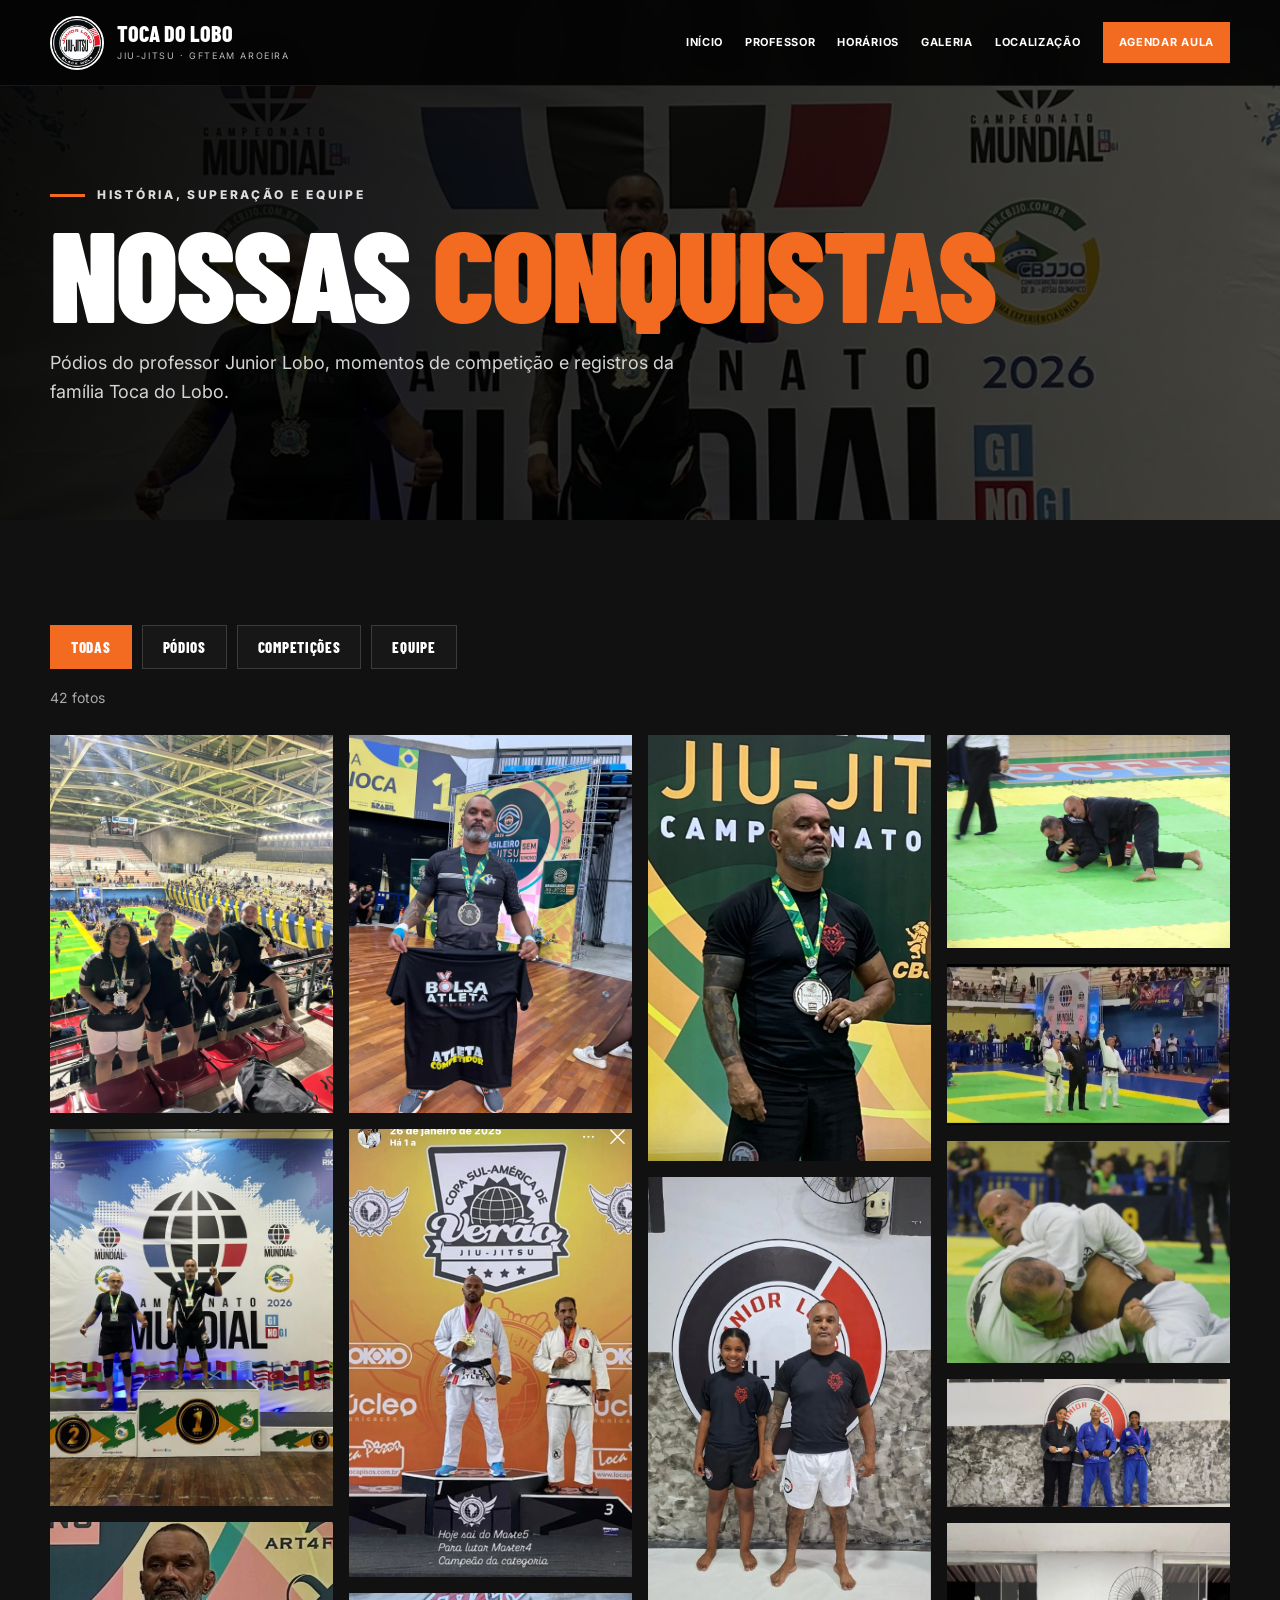
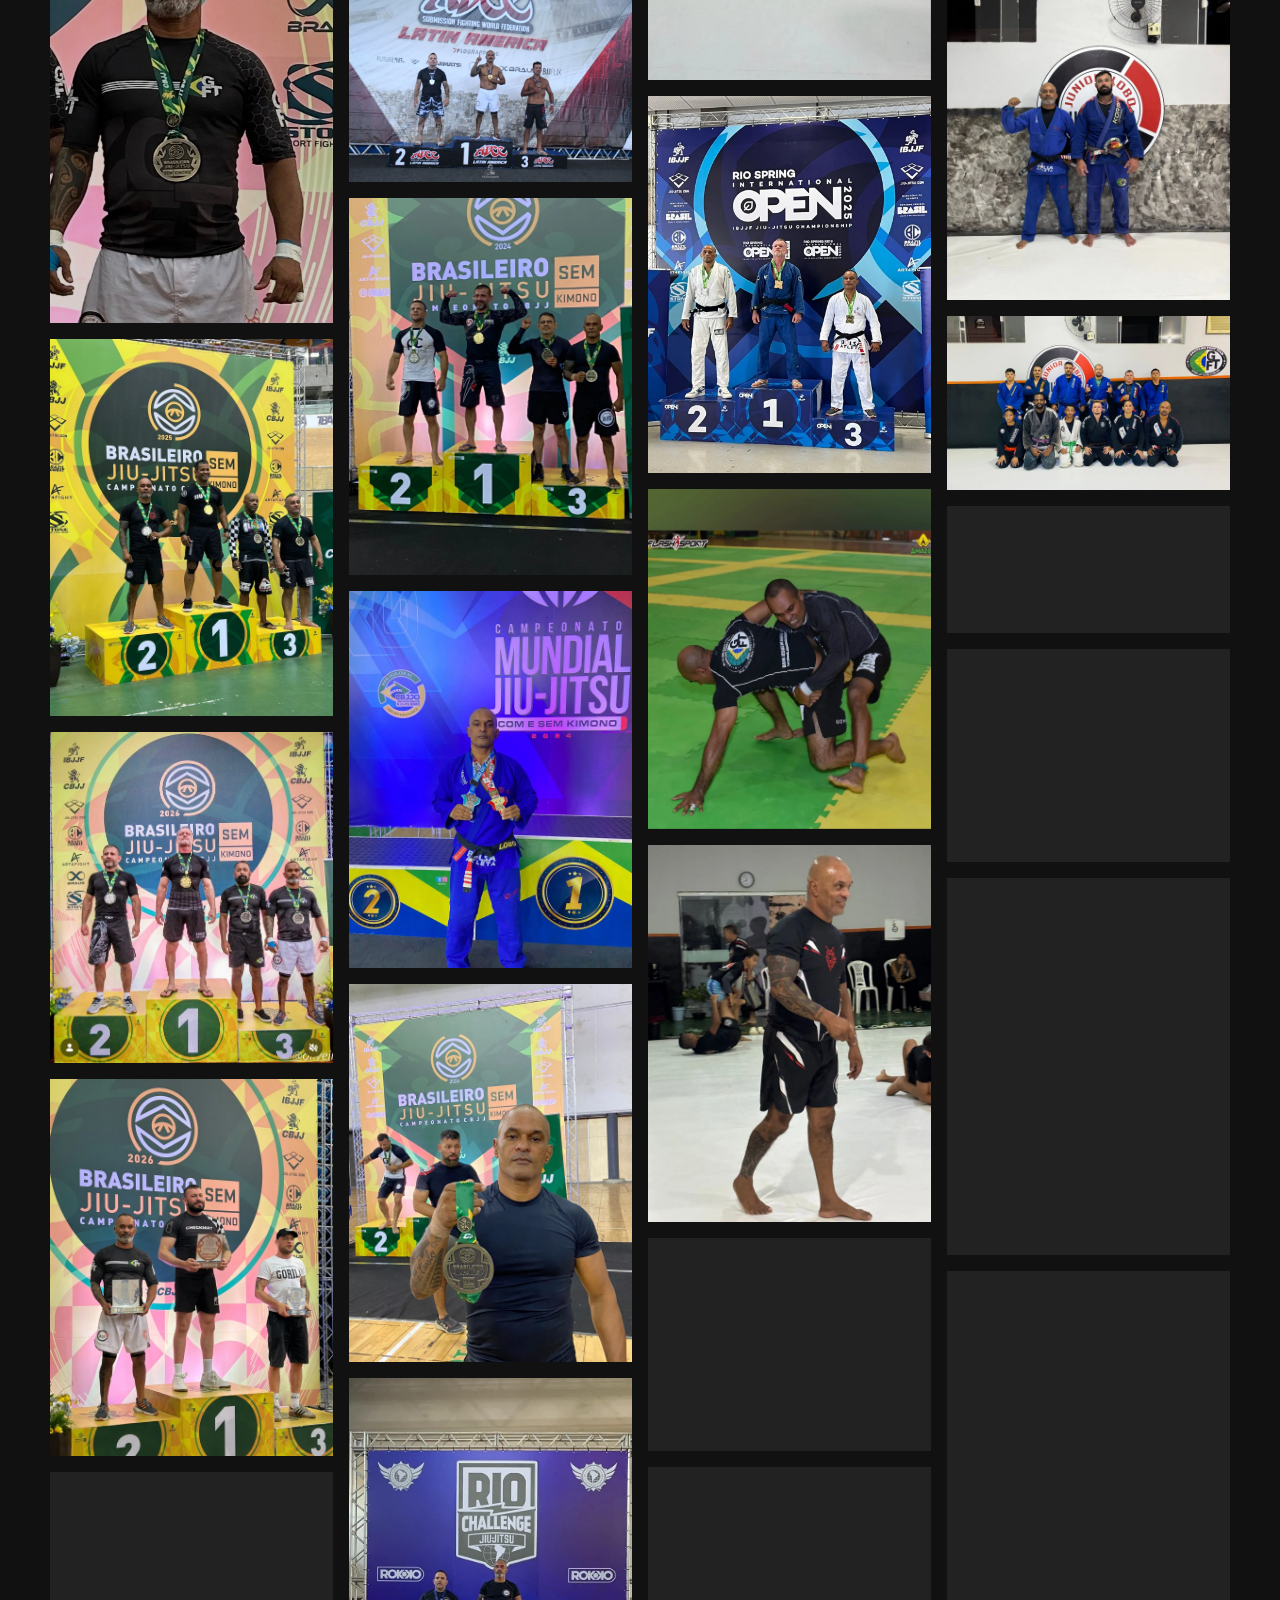
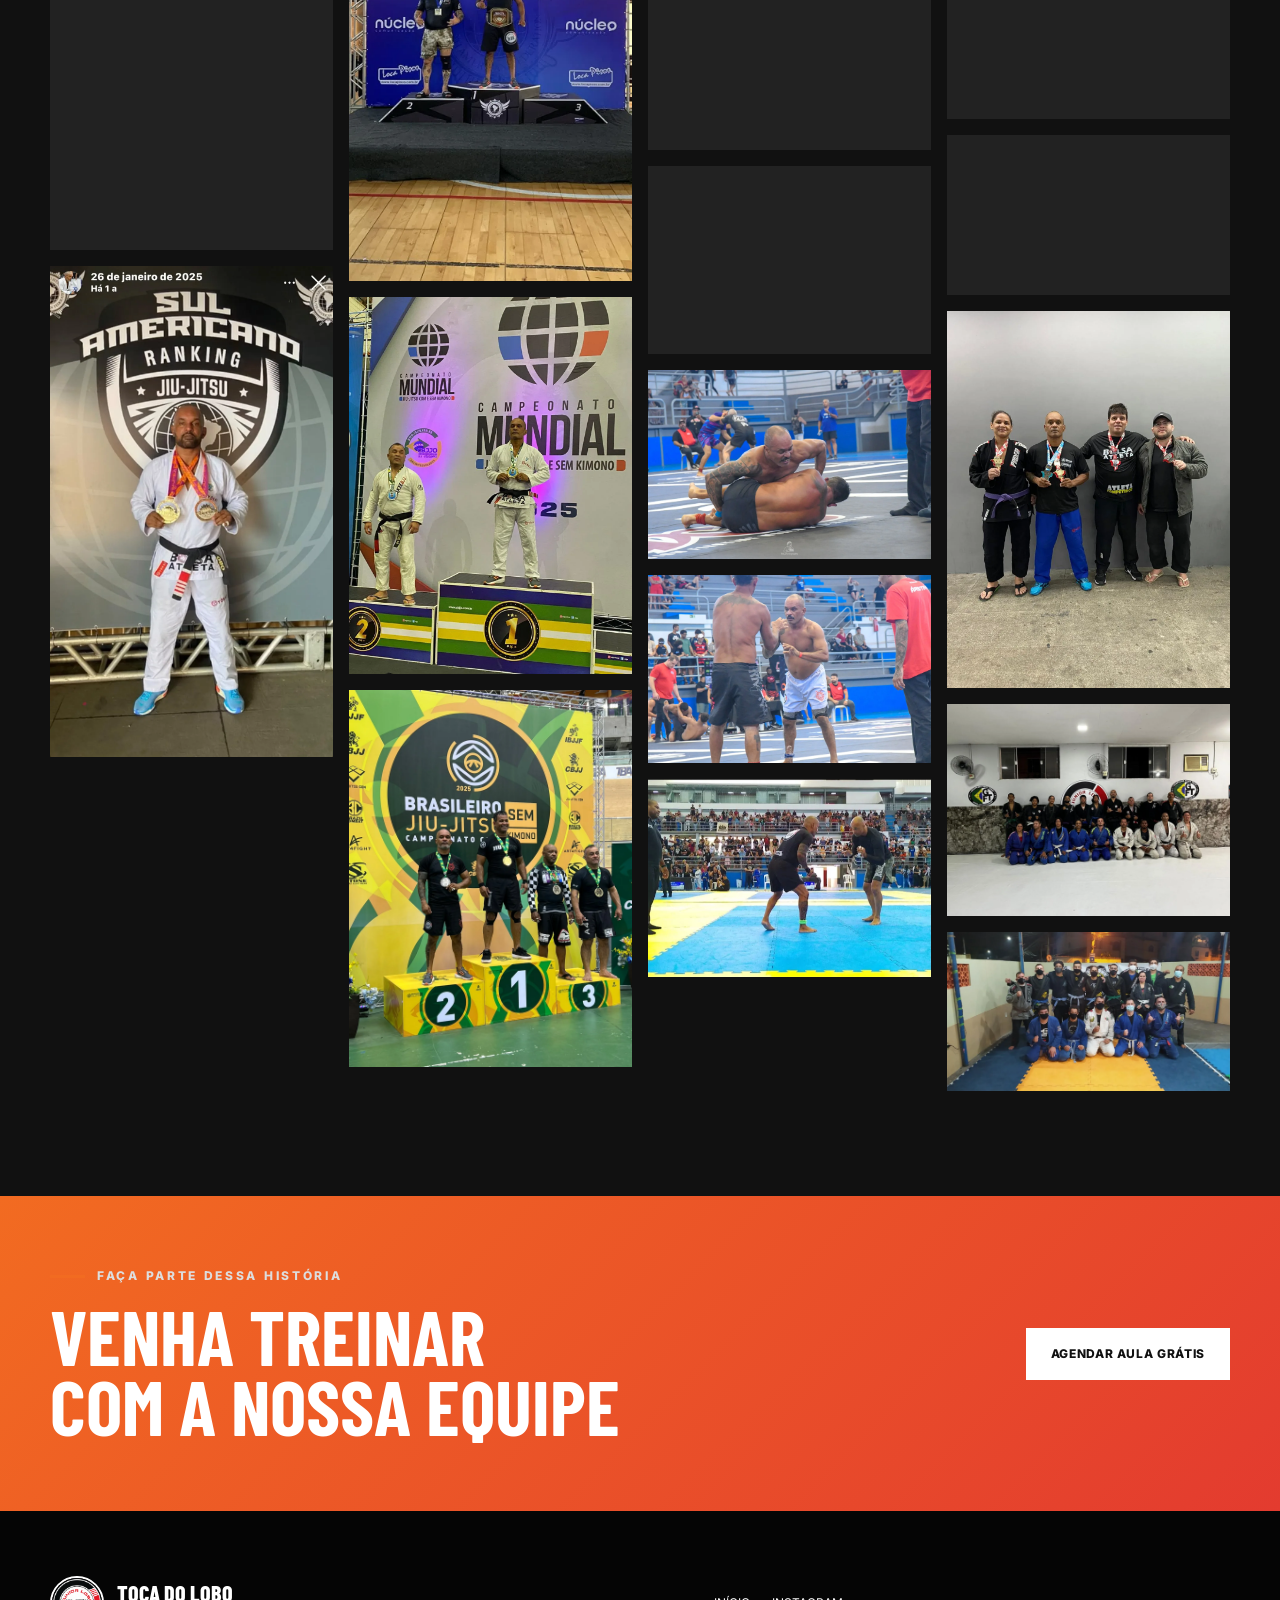
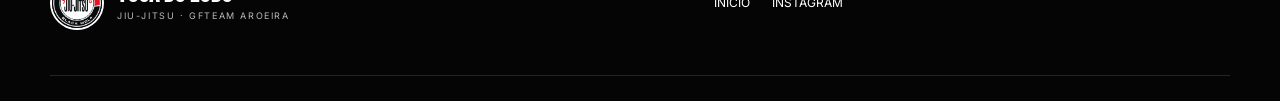
<file: galeria.html>
<!doctype html>
<html lang="pt-BR">
<head>
  <meta charset="utf-8">
  <meta name="viewport" content="width=device-width, initial-scale=1">
  <meta name="description" content="Galeria de pódios, campeonatos e momentos da equipe Toca do Lobo Jiu-Jitsu — GFTeam Aroeira, em Macaé.">
  <meta name="theme-color" content="#080808">
  <title>Galeria | Toca do Lobo Jiu-Jitsu</title>
  <link rel="icon" href="assets/logos/logo-principal.jpeg" type="image/jpeg">
  <link rel="preconnect" href="https://fonts.googleapis.com">
  <link rel="preconnect" href="https://fonts.gstatic.com" crossorigin>
  <link href="https://fonts.googleapis.com/css2?family=Barlow+Condensed:wght@500;600;700;800;900&family=Inter:wght@400;500;600;700&display=swap" rel="stylesheet">
  <link rel="stylesheet" href="css/styles.css">
  <link rel="stylesheet" href="css/galeria.css">
</head>
<body class="gallery-page">
  <a class="skip-link" href="#conteudo">Ir para o conteúdo</a>
  <header class="site-header scrolled">
    <a class="brand" href="index.html" aria-label="Voltar ao início">
      <img src="assets/logos/logo-principal.jpeg" alt="Logo Junior Lobo Jiu-Jitsu Black Wolf" width="54" height="54">
      <span><strong>TOCA DO LOBO</strong><small>JIU-JITSU · GFTEAM AROEIRA</small></span>
    </a>
    <button class="menu-toggle" type="button" aria-label="Abrir menu" aria-controls="menu" aria-expanded="false">☰</button>
    <nav class="nav" id="menu" aria-label="Navegação principal">
      <a href="index.html">Início</a>
      <a href="index.html#professor">Professor</a>
      <a href="index.html#horarios">Horários</a>
      <a href="galeria.html" aria-current="page">Galeria</a>
      <a href="index.html#localizacao">Localização</a>
      <a class="nav-cta" href="https://wa.me/5522981646698?text=%5BSITE%3AAULA_EXPERIMENTAL%5D%20Ol%C3%A1%21%20Quero%20agendar%20uma%20aula%20experimental." target="_blank" rel="noopener">Agendar aula</a>
    </nav>
  </header>

  <main id="conteudo">
    <section class="gallery-hero">
      <div class="container">
        <p class="eyebrow">HISTÓRIA, SUPERAÇÃO E EQUIPE</p>
        <h1>NOSSAS <span>CONQUISTAS</span></h1>
        <p>Pódios do professor Junior Lobo, momentos de competição e registros da família Toca do Lobo.</p>
      </div>
    </section>

    <section class="gallery-library section">
      <div class="container">
        <div class="gallery-toolbar" aria-label="Filtros da galeria">
          <button class="filter-btn active" data-filter="todos" type="button">Todas</button>
          <button class="filter-btn" data-filter="podios" type="button">Pódios</button>
          <button class="filter-btn" data-filter="competicoes" type="button">Competições</button>
          <button class="filter-btn" data-filter="equipe" type="button">Equipe</button>
        </div>
        <p class="gallery-count" id="gallery-count" aria-live="polite"></p>
        <div class="full-gallery-grid" id="full-gallery-grid" aria-live="polite"></div>
      </div>
    </section>

    <section class="trial-banner">
      <div class="container trial-content">
        <div><p class="eyebrow">FAÇA PARTE DESSA HISTÓRIA</p><h2>VENHA TREINAR<br>COM A NOSSA EQUIPE</h2></div>
        <a class="btn btn-light" href="https://wa.me/5522981646698?text=%5BSITE%3AAULA_EXPERIMENTAL%5D%20Ol%C3%A1%21%20Quero%20agendar%20uma%20aula%20experimental." target="_blank" rel="noopener">Agendar aula grátis</a>
      </div>
    </section>
  </main>

  <footer><div class="container footer-grid"><div class="brand footer-brand"><img src="assets/logos/logo-principal.jpeg" alt="Logo Toca do Lobo" width="54" height="54"><span><strong>TOCA DO LOBO</strong><small>JIU-JITSU · GFTEAM AROEIRA</small></span></div><div class="footer-links"><a href="index.html">Início</a><a href="https://www.instagram.com/gfteamaroeira/" target="_blank" rel="noopener">Instagram</a></div></div></footer>

  <dialog class="gallery-lightbox" aria-label="Foto ampliada">
    <button class="lightbox-close" type="button" aria-label="Fechar">×</button>
    <button class="lightbox-prev" type="button" aria-label="Foto anterior">‹</button>
    <img alt="">
    <button class="lightbox-next" type="button" aria-label="Próxima foto">›</button>
    <p></p>
  </dialog>
  <script src="js/script.js"></script>
  <script src="js/galeria.js"></script>
</body>
</html>
</file>
<file: css/styles.css>
:root{--bg:#080808;--surface:#121212;--ink:#111;--muted:#686868;--light:#f4f2ed;--accent:#e33b2f;--accent2:#f26b21;--white:#fff;--max:1180px;--hero:url("../assets/site/hero-equipe.webp");--gym:url("../assets/site/estrutura-academia.webp");--coach:url("../assets/site/professor-junior-lobo.webp");--fight:url("../assets/site/galeria-competicao.webp");--podium:url("../assets/site/galeria-podio.webp")}
*{box-sizing:border-box}html{scroll-behavior:smooth}body{margin:0;font-family:Inter,Arial,sans-serif;color:var(--ink);background:var(--light);line-height:1.6}a{color:inherit;text-decoration:none}.container{width:min(var(--max),calc(100% - 40px));margin:auto}.site-header{height:86px;display:flex;align-items:center;justify-content:space-between;padding:0 max(24px,calc((100vw - var(--max))/2));background:rgba(5,5,5,.94);color:#fff;position:fixed;z-index:50;top:0;left:0;right:0;border-bottom:1px solid rgba(255,255,255,.08);backdrop-filter:blur(14px)}.brand{display:flex;align-items:center;gap:13px}.brand img{width:54px;height:54px;border-radius:50%;object-fit:cover;border:2px solid #fff}.brand strong,.brand small{display:block}.brand strong{font:800 22px/1 "Barlow Condensed"}.brand small{font-size:9px;letter-spacing:1.6px;color:#bbb;margin-top:5px}.nav{display:flex;align-items:center;gap:22px;font-size:11px;font-weight:700;text-transform:uppercase;letter-spacing:.7px}.nav a:hover{color:var(--accent2)}.nav-cta{background:var(--accent2);padding:12px 16px;color:#fff!important}.menu-toggle{display:none;background:none;border:0;color:#fff;font-size:25px}.hero{min-height:850px;padding-top:86px;color:#fff;position:relative;display:flex;align-items:center;background-image:linear-gradient(90deg,rgba(0,0,0,.88) 0%,rgba(0,0,0,.58) 48%,rgba(0,0,0,.18) 100%),var(--hero);background-size:cover;background-position:center 43%}.hero:after{content:"";position:absolute;inset:auto 0 0;height:150px;background:linear-gradient(transparent,var(--bg))}.hero-content{position:relative;z-index:2;padding:75px 0}.eyebrow{font-size:12px;font-weight:800;letter-spacing:2.7px;color:#ddd;text-transform:uppercase;margin:0 0 16px}.eyebrow:before{content:"";width:35px;height:3px;background:var(--accent2);display:inline-block;margin-right:12px;vertical-align:middle}.eyebrow.dark{color:#666}.hero h1,h2{font-family:"Barlow Condensed";text-transform:uppercase;line-height:.91;margin:0}.hero h1{font-size:clamp(64px,8.7vw,124px);letter-spacing:-2px;text-shadow:0 8px 28px rgba(0,0,0,.38)}.hero h1 span{color:var(--accent2)}.hero-text{max-width:640px;color:#ddd;font-size:18px;margin:28px 0}.hero-actions{display:flex;gap:14px;flex-wrap:wrap}.btn{display:inline-flex;align-items:center;justify-content:center;min-height:52px;padding:0 25px;font-weight:800;text-transform:uppercase;letter-spacing:.65px;font-size:12px;transition:.2s}.btn-primary{background:linear-gradient(135deg,var(--accent2),var(--accent));color:#fff}.btn-primary:hover{transform:translateY(-2px);filter:brightness(1.08)}.btn-ghost{border:1px solid rgba(255,255,255,.55);color:#fff}.btn-ghost:hover,.btn-outline:hover{border-color:var(--accent2);color:var(--accent2)}.hero-stats{display:flex;gap:48px;margin-top:56px;padding-top:25px;border-top:1px solid rgba(255,255,255,.22);max-width:720px}.hero-stats div{display:flex;align-items:center;gap:11px}.hero-stats strong{font:900 40px/1 "Barlow Condensed";color:var(--accent2)}.hero-stats span{max-width:125px;color:#c6c6c6;font-size:11px;line-height:1.3;text-transform:uppercase}.section{padding:105px 0}.split{display:grid;grid-template-columns:1fr 1fr;gap:85px;align-items:start}.intro h2,.section-heading h2,.location h2{font-size:clamp(48px,6vw,82px)}.intro-copy{font-size:17px;color:#555}.text-link{font-weight:800;color:var(--accent);display:inline-block;margin-top:18px}.facility{display:grid;grid-template-columns:1.25fr .75fr;background:var(--bg);color:#fff;min-height:620px}.facility-image{background-image:linear-gradient(90deg,transparent 60%,var(--bg)),var(--gym);background-size:cover;background-position:center}.facility-copy{padding:100px 8vw 80px 55px;display:flex;flex-direction:column;justify-content:center}.facility-copy h2{font-size:clamp(52px,6vw,86px)}.facility-copy p:not(.eyebrow){color:#bbb}.btn-outline{border:1px solid #666;color:#fff;margin-top:20px;width:max-content}.coach{background:#111;color:#fff}.coach-grid{display:grid;grid-template-columns:.82fr 1.18fr;gap:90px;align-items:center}.coach-photo{height:650px;background-image:linear-gradient(0deg,rgba(0,0,0,.35),transparent 45%),var(--coach);background-size:cover;background-position:center top;border:1px solid #333;box-shadow:25px 25px 0 var(--accent2)}.coach-copy h2{font-size:clamp(70px,9vw,120px)}.coach-title{font:700 23px "Barlow Condensed";text-transform:uppercase;color:var(--accent2);letter-spacing:1.4px}.coach-copy>p:not(.eyebrow):not(.coach-title){color:#bbb;max-width:610px}.achievement{border-left:4px solid var(--accent2);padding:16px 20px;margin:26px 0;background:#181818}.achievement strong,.achievement span{display:block}.achievement span{color:#aaa;font-size:14px;margin-top:5px}.section-heading{display:flex;justify-content:space-between;align-items:end;gap:40px;margin-bottom:48px}.section-heading>p{max-width:430px;color:#6c6c6c}.section-heading.light>p{color:#aaa}.schedule-grid{display:grid;grid-template-columns:repeat(2,1fr);gap:18px}.schedule-card{background:#fff;border:1px solid #ddd;padding:35px;min-height:255px;transition:.25s}.schedule-card:hover{transform:translateY(-5px);box-shadow:0 18px 50px rgba(0,0,0,.09)}.schedule-card.featured{background:#111;color:#fff;border-color:#111}.schedule-card h3{font:800 34px "Barlow Condensed";text-transform:uppercase;margin:18px 0 4px}.tag{font-size:10px;font-weight:800;letter-spacing:1.8px;color:var(--accent2)}.time{font:900 46px/1 "Barlow Condensed";margin:8px 0}.schedule-card small{color:#858585}.plans{background:var(--bg);color:#fff}.plan-grid{display:grid;grid-template-columns:repeat(3,1fr);gap:18px}.plan-card{background:#141414;border:1px solid #2b2b2b;padding:38px;position:relative}.plan-card.highlight{border:1px solid var(--accent2);transform:translateY(-12px)}.popular{position:absolute;top:0;right:0;background:var(--accent2);font-size:9px;font-weight:800;padding:7px 10px}.plan-name{font:800 26px "Barlow Condensed";text-transform:uppercase}.price{font:900 78px/1 "Barlow Condensed";margin:20px 0 30px}.price span{font-size:20px;vertical-align:top}.price small{font:500 13px Inter;color:#999}.plan-card ul{list-style:none;padding:0;margin:0 0 32px;color:#bbb}.plan-card li{padding:10px 0;border-bottom:1px solid #2b2b2b}.plan-card li:before{content:"✓";color:var(--accent2);font-weight:900;margin-right:10px}.full{width:100%}.payment-note{text-align:center;color:#888;font-size:13px;margin:35px 0 0}.gallery{background:#ece9e2}.gallery-grid{display:grid;grid-template-columns:1.4fr .8fr;grid-template-rows:320px 320px;gap:18px}.gallery-item{position:relative;background-size:cover;background-position:center;overflow:hidden}.gallery-item:after{content:"";position:absolute;inset:0;background:linear-gradient(transparent 45%,rgba(0,0,0,.85))}.gallery-item span{position:absolute;z-index:2;left:24px;bottom:22px;color:#fff;font:800 27px "Barlow Condensed";text-transform:uppercase}.gallery-item.fight{grid-row:1/3;background-image:var(--fight)}.gallery-item.podium{background-image:var(--podium);background-position:center 25%}.gallery-item.training{background-image:var(--hero);background-position:center}.trial-banner{background:linear-gradient(135deg,var(--accent2),var(--accent));color:#fff;padding:70px 0}.trial-content{display:flex;align-items:center;justify-content:space-between;gap:35px}.trial-content h2{font-size:clamp(46px,6vw,78px)}.btn-light{background:#fff;color:#111}.location-grid{display:grid;grid-template-columns:1fr 1fr;gap:80px;align-items:center}.address{font-size:18px;color:#555;margin:30px 0}.location-actions{display:flex;gap:22px;align-items:center;flex-wrap:wrap}.btn-dark{background:#111;color:#fff}.map-card{height:460px;background:radial-gradient(circle at center,#fff,#d9d5cc);display:flex;flex-direction:column;align-items:center;justify-content:center;border:1px solid #ccc;transition:.2s}.map-card:hover{transform:translateY(-5px);box-shadow:0 18px 45px rgba(0,0,0,.12)}.map-card img{width:210px;height:210px;border-radius:50%;object-fit:cover;border:7px solid #fff;box-shadow:0 12px 35px rgba(0,0,0,.2)}.map-card strong{font:900 32px "Barlow Condensed";margin-top:18px}.map-card span{font-size:12px;color:#666}footer{background:#050505;color:#fff;padding:65px 0 25px}.footer-grid{display:grid;grid-template-columns:1.2fr 1fr 1fr;gap:50px;align-items:center;padding-bottom:45px;border-bottom:1px solid #242424}.footer-grid>p{color:#929292;font-size:13px}.footer-links{display:flex;justify-content:flex-end;gap:22px;font-size:12px;text-transform:uppercase}.copyright{padding-top:22px;font-size:11px;color:#777}.whatsapp-float{position:fixed;right:22px;bottom:22px;width:58px;height:58px;border-radius:50%;background:#20bd5a;color:#fff;display:grid;place-items:center;font-weight:900;font-size:13px;z-index:45;box-shadow:0 10px 35px rgba(0,0,0,.25)}
@media(max-width:900px){.nav{display:none;position:absolute;top:86px;left:0;right:0;background:#090909;padding:25px;flex-direction:column;align-items:stretch}.nav.open{display:flex}.menu-toggle{display:block}.split,.coach-grid,.location-grid{grid-template-columns:1fr;gap:50px}.facility{grid-template-columns:1fr}.facility-image{min-height:420px;background-image:linear-gradient(0deg,var(--bg),transparent 45%),var(--gym)}.facility-copy{padding:55px 28px 75px}.coach-photo{height:560px;max-width:620px}.schedule-grid{grid-template-columns:1fr 1fr}.plan-grid{grid-template-columns:1fr}.plan-card.highlight{transform:none}.gallery-grid{grid-template-columns:1fr;grid-template-rows:440px 350px 350px}.gallery-item.fight{grid-row:auto}.trial-content{align-items:flex-start;flex-direction:column}.footer-grid{grid-template-columns:1fr}.footer-links{justify-content:flex-start}.section-heading{align-items:flex-start;flex-direction:column}.hero{min-height:780px}.hero-stats{gap:25px;flex-wrap:wrap}}
@media(max-width:620px){.container{width:min(var(--max),calc(100% - 28px))}.site-header{padding:0 14px}.brand img{width:46px;height:46px}.brand small{display:none}.hero{background-position:58% center}.hero h1{font-size:58px}.hero-text{font-size:16px}.hero-stats{display:grid;grid-template-columns:1fr 1fr}.section{padding:75px 0}.schedule-grid{grid-template-columns:1fr}.schedule-card{min-height:auto}.coach-photo{height:470px;box-shadow:12px 12px 0 var(--accent2)}.plan-card{padding:30px}.price{font-size:66px}.gallery-grid{grid-template-rows:360px 300px 300px}.location-actions{align-items:flex-start;flex-direction:column}.map-card{height:380px}.map-card img{width:170px;height:170px}.footer-links{flex-direction:column;gap:10px}.whatsapp-float{width:52px;height:52px}}

.skip-link{position:fixed;left:16px;top:-60px;z-index:100;background:#fff;color:#111;padding:10px 15px;font-weight:700}.skip-link:focus{top:12px}.brand-mark{width:54px;height:54px;display:grid;place-items:center;border:2px solid var(--accent2);border-radius:50%;font:900 22px/1 "Barlow Condensed";color:#fff}.site-header.scrolled{height:74px;background:rgba(5,5,5,.98);box-shadow:0 12px 35px rgba(0,0,0,.18)}.facility-image{min-height:620px}.coach-photo{background-position:center top}.map-embed{height:460px;border:1px solid #ccc;background:#ddd;box-shadow:18px 18px 0 #dedad1}.map-embed iframe{width:100%;height:100%;border:0}.location>p{color:#666}.reveal{opacity:0;transform:translateY(22px);transition:opacity .7s ease,transform .7s ease}.reveal.visible{opacity:1;transform:none}.gallery-item{transition:transform .35s}.gallery-item:hover{transform:translateY(-5px)}
@media(max-width:900px){.brand-mark{width:48px;height:48px}.map-embed{height:420px}}
@media(max-width:620px){.brand-mark{width:44px;height:44px}.map-embed{height:360px;box-shadow:8px 8px 0 #dedad1}.facility-image{min-height:390px}.footer-grid{align-items:start}}
@media(prefers-reduced-motion:reduce){html{scroll-behavior:auto}.reveal{opacity:1;transform:none;transition:none}*{transition-duration:.01ms!important}}

body.menu-open{overflow:hidden}.gallery-item img{width:100%;height:100%;object-fit:cover;transition:transform .45s}.gallery-item:hover img{transform:scale(1.04)}

.gallery-grid{grid-template-columns:repeat(3,1fr);grid-template-rows:repeat(2,320px)}.gallery-item.fight{grid-row:auto;grid-column:span 2}.gallery-item.training{grid-column:span 2}
@media(max-width:900px){.gallery-grid{grid-template-columns:repeat(2,1fr);grid-template-rows:repeat(3,340px)}.gallery-item.fight,.gallery-item.training{grid-column:span 1}}
@media(max-width:620px){.gallery-grid{grid-template-columns:1fr;grid-template-rows:repeat(5,320px)}}

/* Professional upgrade */
.benefits{background:#fff}.benefit-grid{display:grid;grid-template-columns:repeat(4,1fr);border-top:1px solid #ddd;border-left:1px solid #ddd}.benefit-grid article{padding:34px 28px;border-right:1px solid #ddd;border-bottom:1px solid #ddd}.benefit-grid b{font:900 42px/1 "Barlow Condensed";color:var(--accent2)}.benefit-grid h3{font:800 29px/1 "Barlow Condensed";text-transform:uppercase;margin:20px 0 10px}.benefit-grid p{font-size:14px;color:#666;margin:0}
.gallery-item{border:0;padding:0;width:100%;cursor:zoom-in;text-align:left;font:inherit}.gallery-item:focus-visible{outline:4px solid var(--accent2);outline-offset:3px}
.lightbox{width:min(1000px,calc(100% - 28px));max-height:92vh;padding:0;border:0;background:#080808;color:#fff;box-shadow:0 30px 100px rgba(0,0,0,.6)}.lightbox::backdrop{background:rgba(0,0,0,.88);backdrop-filter:blur(8px)}.lightbox img{display:block;width:100%;max-height:80vh;object-fit:contain}.lightbox p{margin:0;padding:15px 20px;color:#ddd}.lightbox button{position:absolute;right:12px;top:12px;width:44px;height:44px;border-radius:50%;border:1px solid rgba(255,255,255,.5);background:rgba(0,0,0,.72);color:#fff;font-size:30px;cursor:pointer;z-index:2}
.whatsapp-float{width:auto;min-width:58px;border-radius:30px;display:flex;gap:9px;padding:0 18px;font-size:13px;transition:.2s}.whatsapp-float:hover{transform:translateY(-3px);filter:brightness(1.06)}.whatsapp-float span{font-size:22px}.whatsapp-float b{white-space:nowrap}
.sr-only{position:absolute;width:1px;height:1px;padding:0;margin:-1px;overflow:hidden;clip:rect(0,0,0,0);white-space:nowrap;border:0}
:focus-visible{outline:3px solid var(--accent2);outline-offset:4px}
@media(max-width:900px){.benefit-grid{grid-template-columns:repeat(2,1fr)}}
@media(max-width:620px){.benefit-grid{grid-template-columns:1fr}.whatsapp-float b{display:none}.whatsapp-float{width:54px;height:54px;padding:0}.hero-stats strong{font-size:34px}.hero-actions .btn{width:100%}}
.coach-bio{max-width:650px}.coach-bio p{color:#bbb;margin:0 0 14px}.achievement strong{font-size:18px}


/* Hero com identidade visual da Toca do Lobo */
.hero{
  min-height:850px;
  padding-top:86px;
  color:#fff;
  position:relative;
  display:flex;
  align-items:center;
  overflow:hidden;
  isolation:isolate;
  background-image:
    linear-gradient(90deg,rgba(0,0,0,.96) 0%,rgba(0,0,0,.88) 42%,rgba(0,0,0,.58) 72%,rgba(0,0,0,.76) 100%),
    linear-gradient(180deg,rgba(0,0,0,.25),rgba(0,0,0,.58)),
    var(--gym);
  background-size:cover;
  background-position:center;
}
.hero::before{
  content:"";
  position:absolute;
  inset:0;
  z-index:-1;
  opacity:.22;
  background:
    radial-gradient(circle at 74% 45%,rgba(242,107,33,.18),transparent 34%),
    repeating-linear-gradient(135deg,rgba(255,255,255,.018) 0 1px,transparent 1px 12px);
  pointer-events:none;
}
.hero:after{
  content:"";
  position:absolute;
  inset:auto 0 0;
  height:170px;
  z-index:-1;
  background:linear-gradient(transparent,var(--bg));
}
.hero-layout{
  position:relative;
  z-index:2;
  display:grid;
  grid-template-columns:minmax(0,1.05fr) minmax(360px,.95fr);
  align-items:center;
  gap:42px;
  padding:72px 0 62px;
}
.hero-content{
  position:relative;
  z-index:2;
  padding:0;
  max-width:690px;
}
.hero-logo{
  display:flex;
  align-items:center;
  justify-content:center;
  min-width:0;
}
.hero-logo img{
  display:block;
  width:min(100%,610px);
  height:auto;
  border-radius:50%;
  object-fit:contain;
  filter:drop-shadow(0 28px 55px rgba(0,0,0,.72));
  transform:translateX(18px);
}

@media(max-width:1050px){
  .hero-layout{grid-template-columns:minmax(0,1.1fr) minmax(300px,.9fr);gap:24px}
  .hero-logo img{width:min(100%,500px);transform:none}
}
@media(max-width:900px){
  .hero{min-height:auto;background-position:center}
  .hero-layout{grid-template-columns:1fr;padding:132px 0 72px;gap:34px}
  .hero-content{max-width:720px}
  .hero-logo{position:absolute;right:-90px;top:105px;width:430px;opacity:.2;z-index:0}
  .hero-logo img{width:100%;transform:none}
  .hero-content{z-index:1}
}
@media(max-width:620px){
  .hero{background-position:center}
  .hero-layout{padding:118px 0 58px}
  .hero-logo{right:-110px;top:105px;width:330px;opacity:.17}
  .hero h1{font-size:58px}
}
</file>
<file: css/galeria.css>
.gallery-page{background:#090909;color:#fff}.gallery-hero{padding:180px 0 90px;background:linear-gradient(110deg,rgba(0,0,0,.96),rgba(0,0,0,.67)),url('../assets/galeria/podios-02.webp') center 35%/cover;min-height:520px;display:flex;align-items:end}.gallery-hero h1{font:900 clamp(64px,10vw,128px)/.82 "Barlow Condensed";margin:14px 0 24px;letter-spacing:-2px}.gallery-hero h1 span{color:var(--accent2)}.gallery-hero>div>p:last-child{max-width:680px;color:#d4d4d4;font-size:18px}.gallery-library{background:#111}.gallery-toolbar{display:flex;gap:10px;flex-wrap:wrap;margin-bottom:18px}.filter-btn{border:1px solid #3b3b3b;background:#171717;color:#fff;padding:12px 20px;font:800 15px "Barlow Condensed";text-transform:uppercase;letter-spacing:.7px;cursor:pointer}.filter-btn:hover,.filter-btn.active{background:var(--accent2);border-color:var(--accent2)}.gallery-count{color:#aaa;margin:0 0 26px;font-size:14px}.full-gallery-grid{columns:4 250px;column-gap:16px}.gallery-card{display:block;width:100%;border:0;padding:0;margin:0 0 16px;background:#222;cursor:zoom-in;break-inside:avoid;overflow:hidden;position:relative}.gallery-card img{width:100%;height:auto;display:block;transition:transform .4s,filter .4s}.gallery-card:hover img{transform:scale(1.035);filter:brightness(.78)}.gallery-card::after{content:attr(data-label);position:absolute;left:14px;bottom:12px;color:#fff;font:800 17px "Barlow Condensed";text-transform:uppercase;opacity:0;transform:translateY(6px);transition:.3s}.gallery-card:hover::after{opacity:1;transform:none}.gallery-card[hidden]{display:none}.gallery-lightbox{width:min(1150px,calc(100% - 24px));max-height:94vh;padding:0;border:0;background:#060606;color:#fff;overflow:visible}.gallery-lightbox::backdrop{background:rgba(0,0,0,.92);backdrop-filter:blur(7px)}.gallery-lightbox img{display:block;width:100%;height:min(82vh,900px);object-fit:contain;background:#050505}.gallery-lightbox p{margin:0;padding:13px 64px;text-align:center;color:#bbb}.gallery-lightbox button{position:absolute;border:1px solid rgba(255,255,255,.35);background:rgba(0,0,0,.68);color:#fff;cursor:pointer;z-index:3}.lightbox-close{right:12px;top:12px;width:46px;height:46px;border-radius:50%;font-size:30px}.lightbox-prev,.lightbox-next{top:50%;transform:translateY(-50%);width:52px;height:72px;font-size:52px;line-height:1}.lightbox-prev{left:12px}.lightbox-next{right:12px}@media(max-width:620px){.gallery-hero{padding:145px 0 65px;min-height:470px}.gallery-hero h1{font-size:68px}.full-gallery-grid{columns:2 150px;column-gap:9px}.gallery-card{margin-bottom:9px}.gallery-lightbox img{height:75vh}.lightbox-prev,.lightbox-next{width:42px;height:60px}.gallery-lightbox p{padding:10px 50px;font-size:13px}}
</file>
